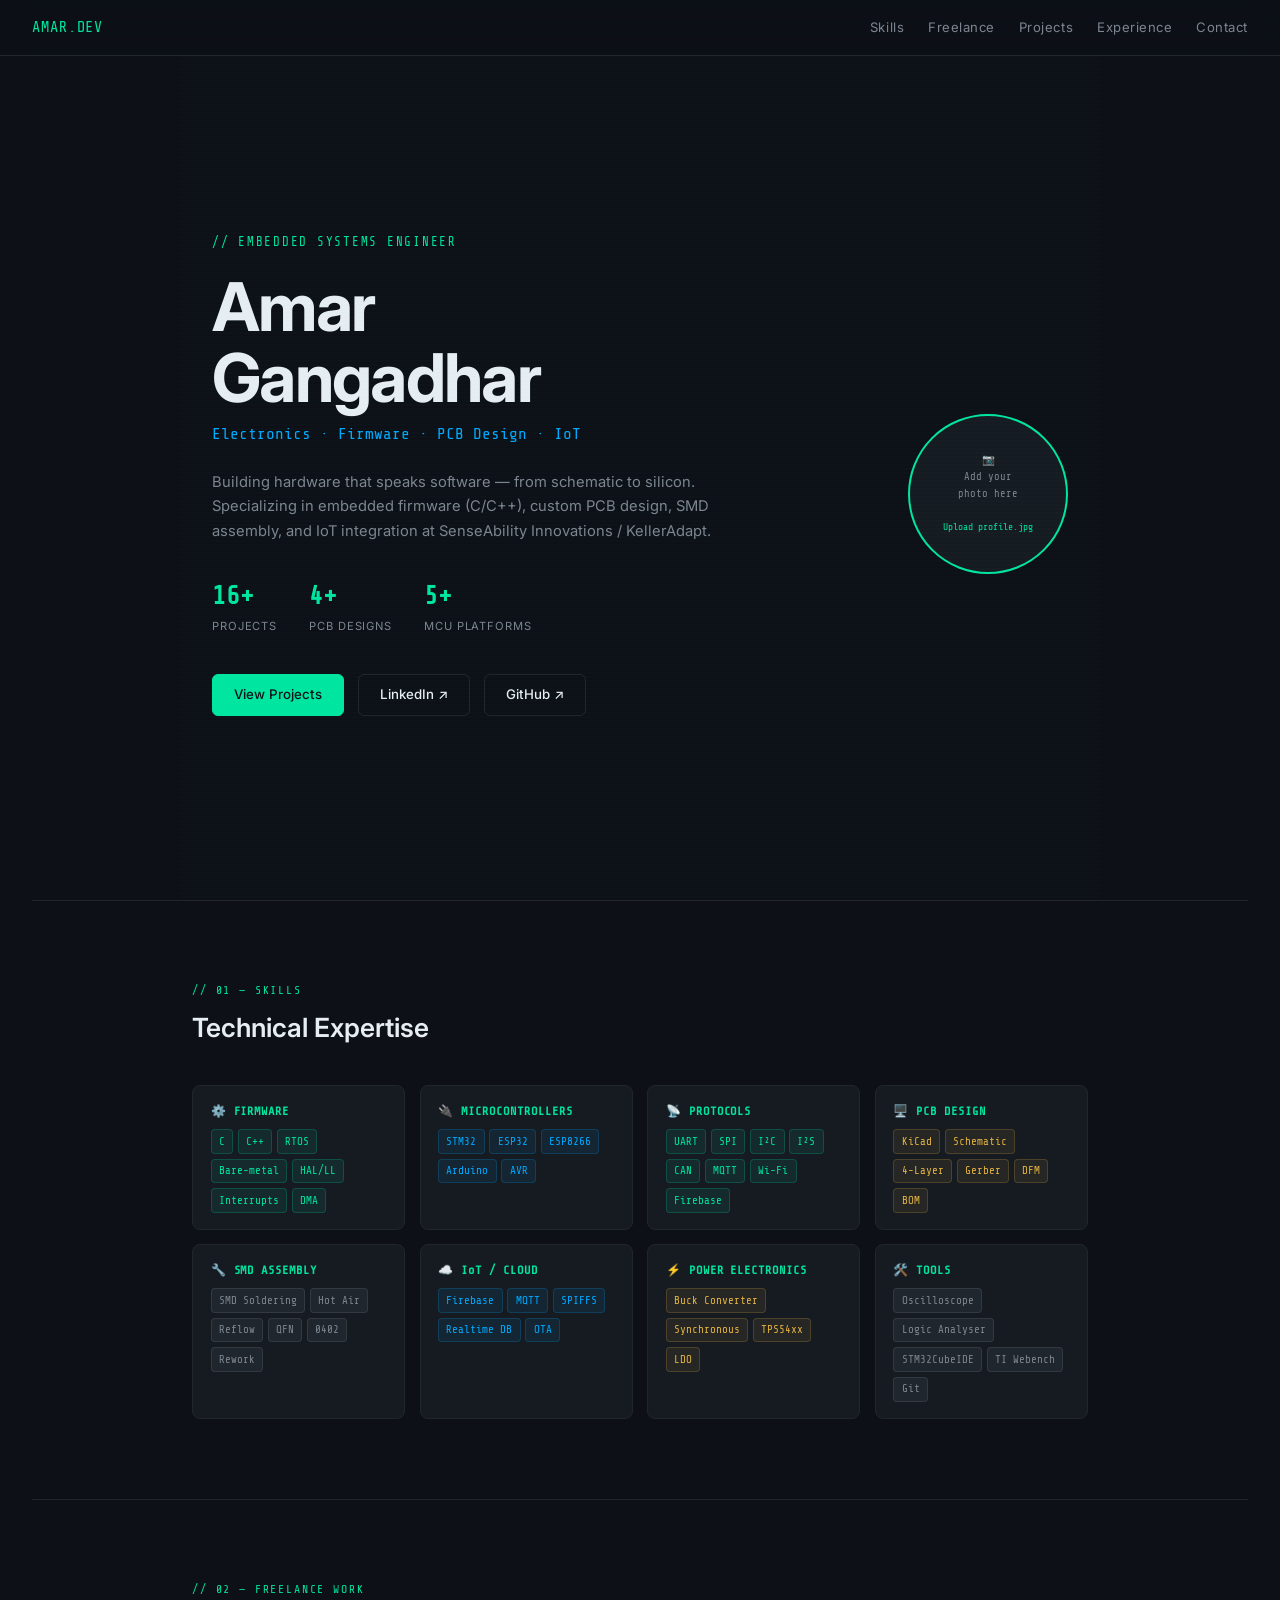
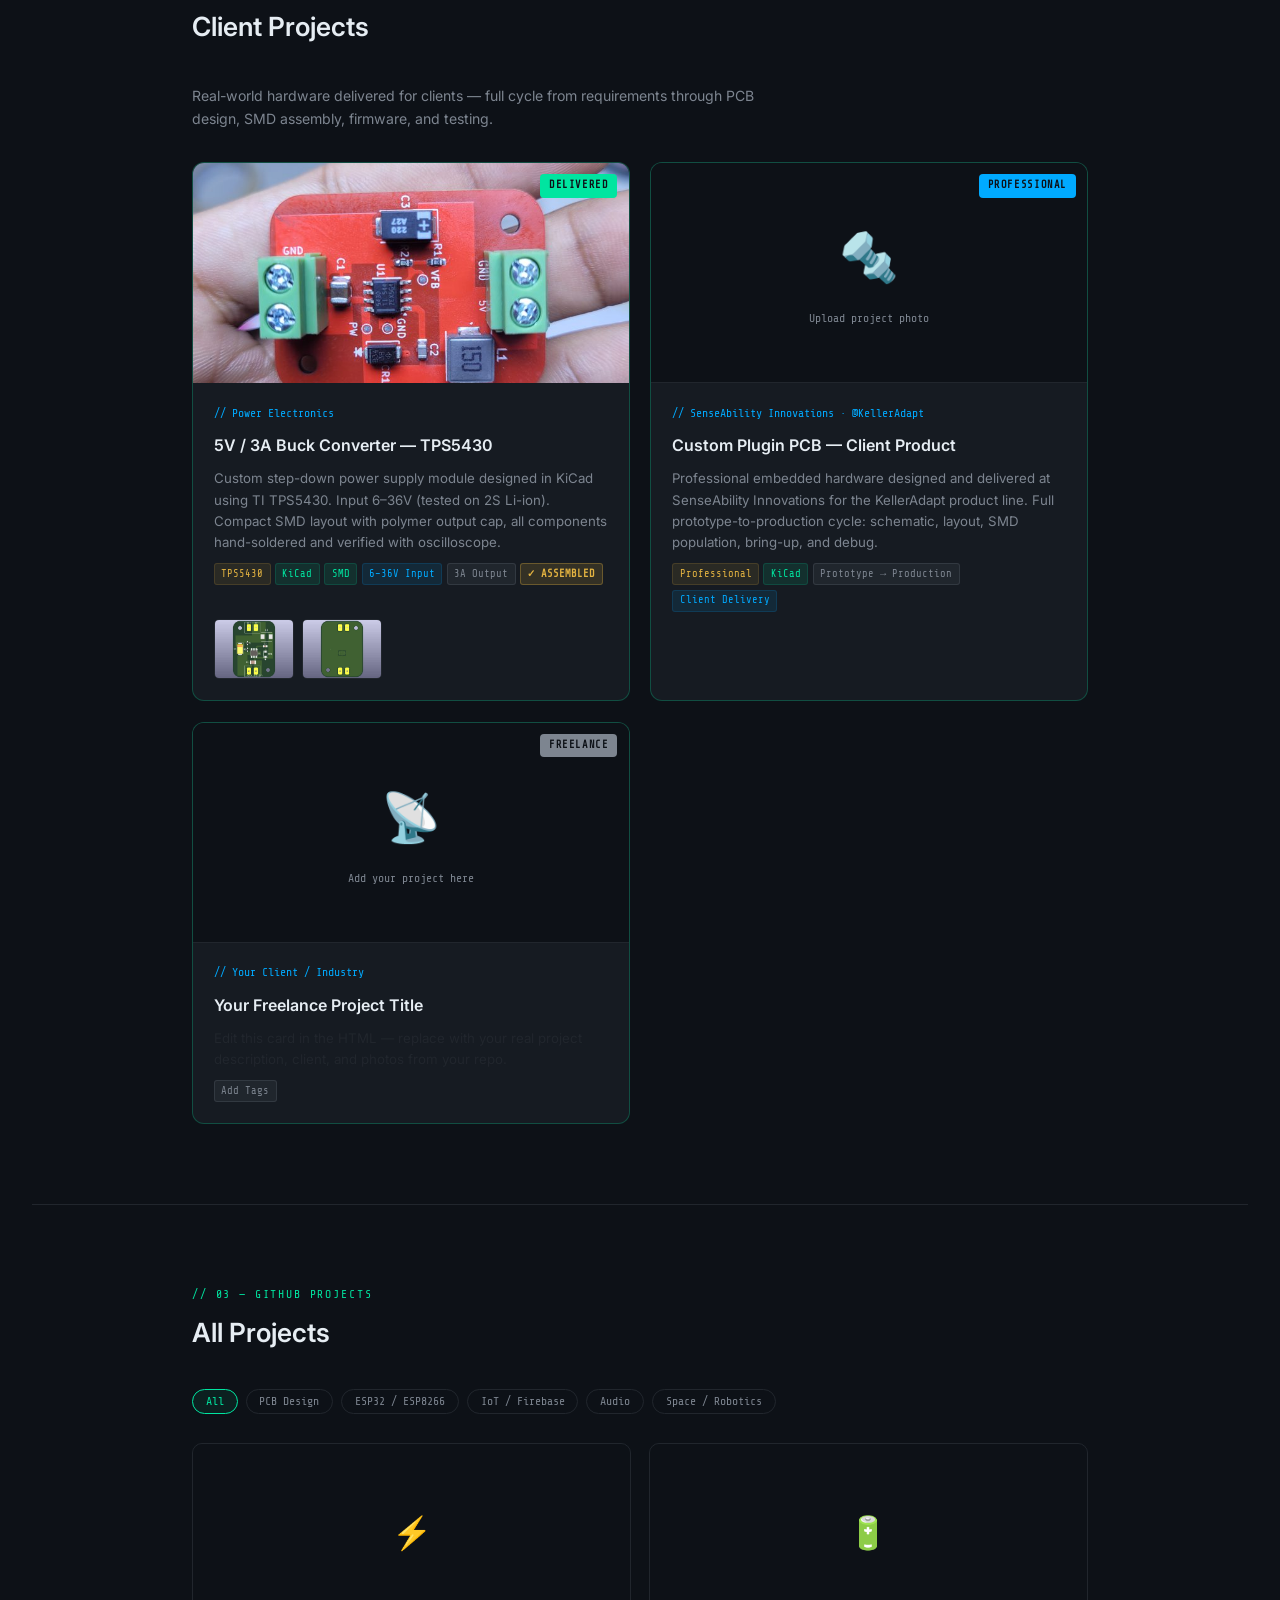
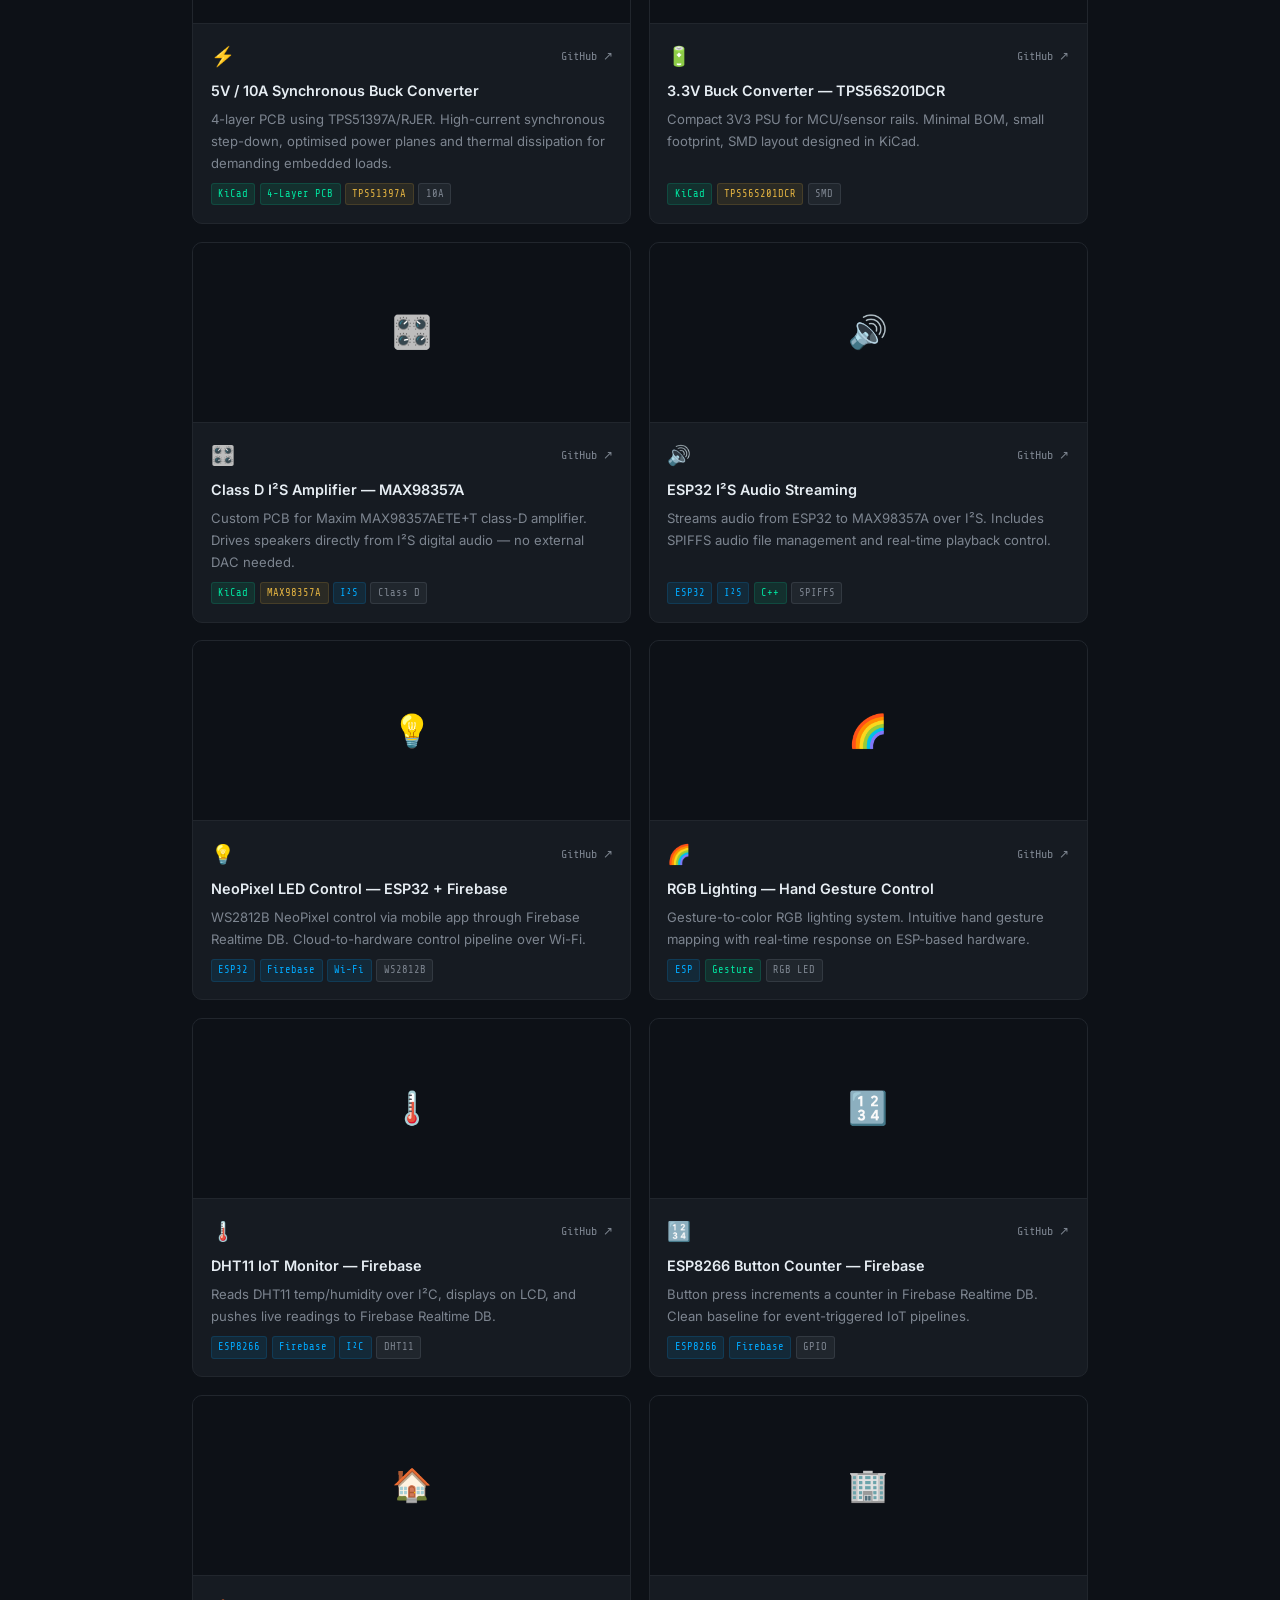
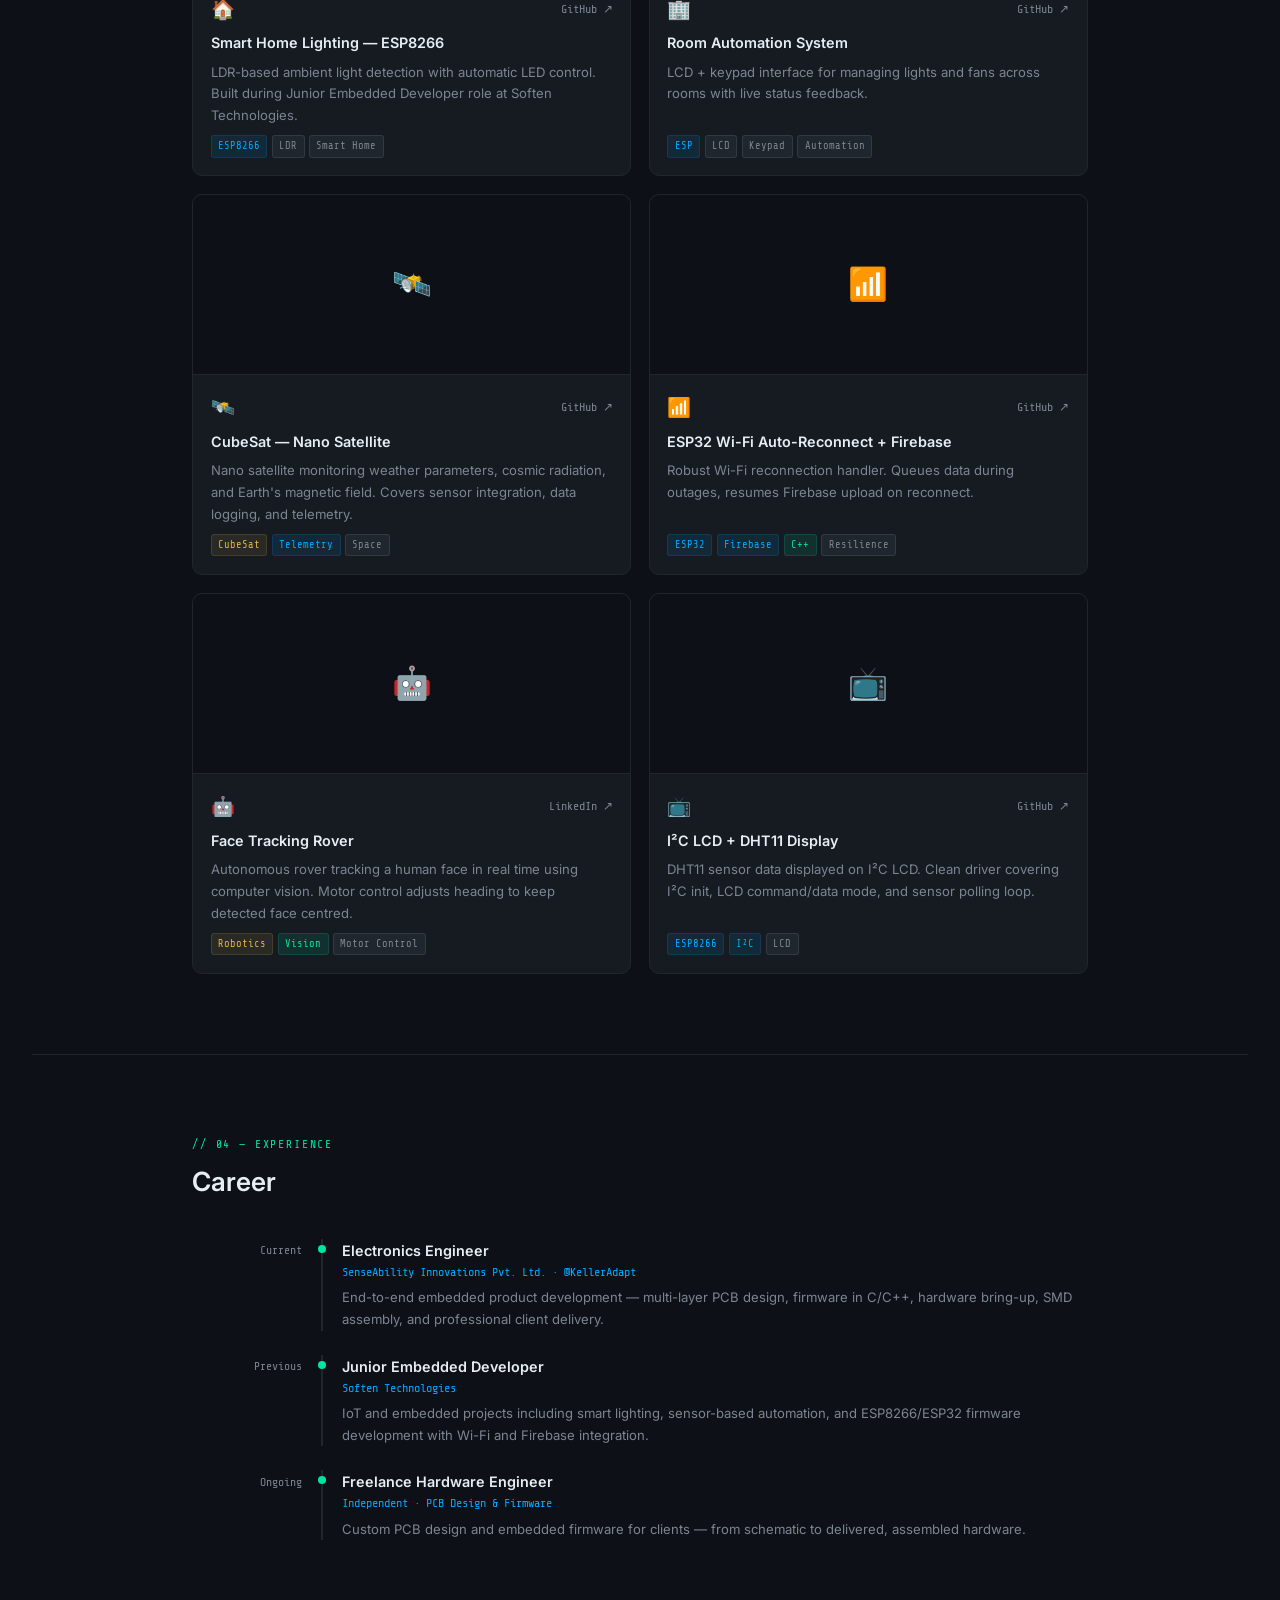
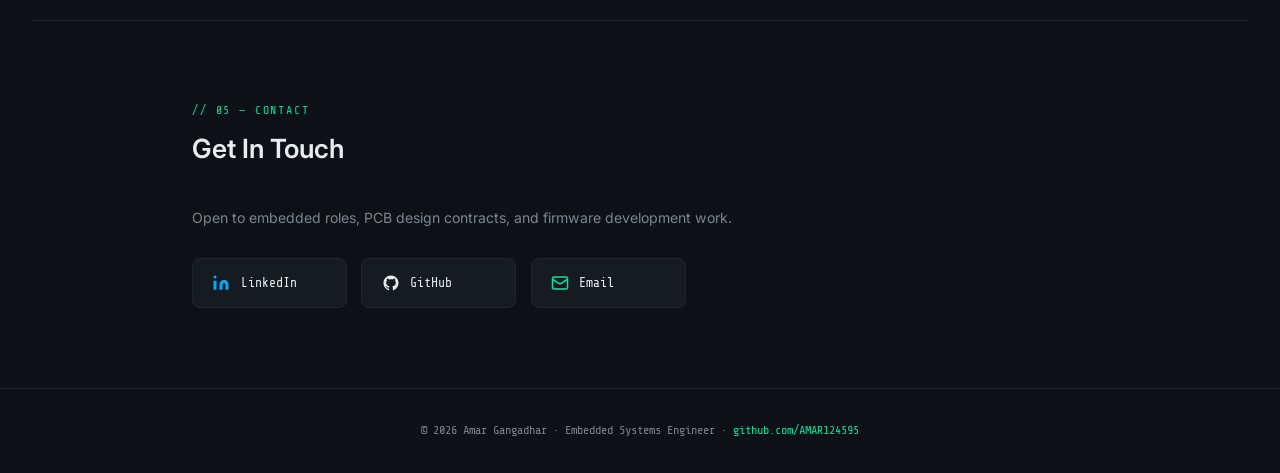
<file: test.html>
<!DOCTYPE html>
<html lang="en">
<head>
  <meta charset="UTF-8"/>
  <meta name="viewport" content="width=device-width, initial-scale=1.0"/>
  <title>Amar Gangadhar | Embedded Systems Engineer</title>
  <link href="https://fonts.googleapis.com/css2?family=Share+Tech+Mono&family=Inter:wght@300;400;500;600;700&display=swap" rel="stylesheet"/>
  <style>
    *,*::before,*::after{box-sizing:border-box;margin:0;padding:0}
    :root{
      --bg:#0d1117;--surface:#161b22;--border:#21262d;
      --accent:#00e5a0;--blue:#0af;--yellow:#e3b341;
      --text:#e6edf3;--muted:#7d8590;
      --mono:"Share Tech Mono",monospace;--sans:"Inter",sans-serif;
    }
    html{scroll-behavior:smooth}
    body{background:var(--bg);color:var(--text);font-family:var(--sans);font-size:15px;line-height:1.65}

    /* NAV */
    nav{position:fixed;top:0;left:0;right:0;z-index:100;display:flex;align-items:center;justify-content:space-between;padding:0 2rem;height:56px;background:rgba(13,17,23,0.92);backdrop-filter:blur(14px);border-bottom:1px solid var(--border)}
    .nav-logo{font-family:var(--mono);color:var(--accent);font-size:.95rem;letter-spacing:.06em}
    .nav-links{display:flex;gap:1.5rem}
    .nav-links a{color:var(--muted);text-decoration:none;font-size:.82rem;letter-spacing:.04em;transition:color .2s}
    .nav-links a:hover{color:var(--accent)}

    /* HERO */
    #hero{min-height:100vh;display:flex;flex-direction:column;justify-content:center;padding:7rem 2rem 4rem;max-width:920px;margin:0 auto;position:relative}
    #hero::before{content:"";position:absolute;inset:0;background:repeating-linear-gradient(0deg,transparent,transparent 2px,rgba(0,229,160,.01) 2px,rgba(0,229,160,.01) 4px);pointer-events:none}
    .hero-tag{font-family:var(--mono);color:var(--accent);font-size:.78rem;letter-spacing:.14em;margin-bottom:1.2rem}
    .hero-layout{display:grid;grid-template-columns:1fr auto;gap:3rem;align-items:center}
    .hero-photo-wrap{width:160px;height:160px;border-radius:50%;border:2px solid var(--accent);overflow:hidden;flex-shrink:0;background:var(--surface);display:flex;align-items:center;justify-content:center}
    .hero-photo-placeholder{font-family:var(--mono);color:var(--muted);font-size:.65rem;text-align:center;padding:1rem;line-height:1.6}
    h1{font-size:clamp(2.4rem,7vw,4.2rem);font-weight:700;line-height:1.05;letter-spacing:-.025em;margin-bottom:.5rem}
    .hero-role{font-family:var(--mono);color:var(--blue);font-size:1rem;margin-bottom:1.4rem}
    .hero-desc{color:var(--muted);max-width:540px;font-size:.92rem;margin-bottom:2rem}
    .hero-stats{display:flex;gap:2rem;margin-bottom:2.4rem}
    .stat-num{font-family:var(--mono);font-size:1.6rem;color:var(--accent);font-weight:700}
    .stat-lbl{font-size:.7rem;color:var(--muted);letter-spacing:.08em}
    .hero-btns{display:flex;gap:.9rem;flex-wrap:wrap}
    .btn{display:inline-flex;align-items:center;gap:.45rem;padding:.55rem 1.3rem;border-radius:6px;font-size:.83rem;font-weight:500;cursor:pointer;text-decoration:none;transition:all .18s}
    .btn-primary{background:var(--accent);color:#0d1117;border:1px solid var(--accent)}
    .btn-primary:hover{background:#00c98d}
    .btn-ghost{background:transparent;color:var(--text);border:1px solid var(--border)}
    .btn-ghost:hover{border-color:var(--accent);color:var(--accent)}

    hr.divider{border:none;border-top:1px solid var(--border);margin:0 2rem}
    section{padding:5rem 2rem;max-width:960px;margin:0 auto}
    .section-label{font-family:var(--mono);color:var(--accent);font-size:.72rem;letter-spacing:.16em;margin-bottom:.4rem}
    h2{font-size:1.65rem;font-weight:600;margin-bottom:2.2rem}

    /* SKILLS */
    .skills-grid{display:grid;grid-template-columns:repeat(auto-fill,minmax(195px,1fr));gap:.9rem}
    .skill-card{background:var(--surface);border:1px solid var(--border);border-radius:8px;padding:1rem 1.1rem;transition:border-color .2s}
    .skill-card:hover{border-color:var(--accent)}
    .skill-card h3{font-size:.75rem;font-family:var(--mono);color:var(--accent);margin-bottom:.45rem;letter-spacing:.08em}
    .skill-tags{display:flex;flex-wrap:wrap;gap:.3rem}
    .tag{font-size:.68rem;padding:.15rem .45rem;border-radius:4px;font-family:var(--mono);border:1px solid}
    .tag-g{background:rgba(0,229,160,.08);color:var(--accent);border-color:rgba(0,229,160,.2)}
    .tag-b{background:rgba(0,170,255,.08);color:var(--blue);border-color:rgba(0,170,255,.2)}
    .tag-gr{background:rgba(125,133,144,.1);color:var(--muted);border-color:rgba(125,133,144,.2)}
    .tag-y{background:rgba(227,179,65,.08);color:var(--yellow);border-color:rgba(227,179,65,.2)}

    /* FILTER */
    .filter-bar{display:flex;flex-wrap:wrap;gap:.5rem;margin-bottom:1.8rem}
    .filter-btn{font-family:var(--mono);font-size:.72rem;padding:.3rem .8rem;border-radius:20px;border:1px solid var(--border);background:transparent;color:var(--muted);cursor:pointer;transition:all .18s}
    .filter-btn:hover,.filter-btn.active{border-color:var(--accent);color:var(--accent);background:rgba(0,229,160,.07)}

    /* PROJECT CARDS */
    .projects-grid{display:grid;grid-template-columns:repeat(auto-fill,minmax(290px,1fr));gap:1.1rem}
    .project-card{background:var(--surface);border:1px solid var(--border);border-radius:10px;overflow:hidden;display:flex;flex-direction:column;transition:border-color .2s,transform .2s}
    .project-card:hover{border-color:var(--accent);transform:translateY(-3px)}
    .project-card.hidden{display:none}
    .project-img{width:100%;height:180px;object-fit:cover;display:block;border-bottom:1px solid var(--border)}
    .project-img-placeholder{width:100%;height:180px;background:var(--bg);display:flex;align-items:center;justify-content:center;font-size:2rem;border-bottom:1px solid var(--border)}
    .project-body{padding:1.1rem;display:flex;flex-direction:column;gap:.55rem;flex:1}
    .project-header{display:flex;align-items:center;justify-content:space-between}
    .project-icon{font-size:1.2rem}
    .project-link{color:var(--muted);text-decoration:none;font-size:.74rem;font-family:var(--mono);transition:color .2s}
    .project-link:hover{color:var(--accent)}
    .project-card h3{font-size:.9rem;font-weight:600;color:var(--text);line-height:1.3}
    .project-desc{font-size:.82rem;color:var(--muted);flex:1}
    .project-tags{display:flex;flex-wrap:wrap;gap:.28rem}
    .pb{font-size:.65rem;font-family:var(--mono);padding:.1rem .4rem;border-radius:3px;background:rgba(0,229,160,.1);color:var(--accent);border:1px solid rgba(0,229,160,.15)}
    .pb.blue{background:rgba(0,170,255,.1);color:var(--blue);border-color:rgba(0,170,255,.15)}
    .pb.yellow{background:rgba(227,179,65,.1);color:var(--yellow);border-color:rgba(227,179,65,.15)}
    .pb.gray{background:rgba(125,133,144,.1);color:var(--muted);border-color:rgba(125,133,144,.2)}
    .pb.pro{background:rgba(227,179,65,.15);color:var(--yellow);border-color:rgba(227,179,65,.3);font-weight:700}

    /* FREELANCE */
    .freelance-grid{display:grid;grid-template-columns:repeat(auto-fill,minmax(320px,1fr));gap:1.3rem}
    .freelance-card{background:var(--surface);border:1px solid rgba(0,229,160,.25);border-radius:12px;overflow:hidden;transition:border-color .2s,transform .2s}
    .freelance-card:hover{border-color:var(--accent);transform:translateY(-3px)}
    .fl-img-wrap{position:relative}
    .fl-img{width:100%;height:220px;object-fit:cover;display:block}
    .fl-badge{position:absolute;top:.7rem;right:.7rem;background:var(--accent);color:#0d1117;font-family:var(--mono);font-size:.65rem;font-weight:700;padding:.2rem .55rem;border-radius:4px;letter-spacing:.06em}
    .fl-body{padding:1.3rem;display:flex;flex-direction:column;gap:.6rem}
    .fl-body h3{font-size:1rem;font-weight:600;color:var(--text)}
    .fl-meta{display:flex;gap:.5rem;align-items:center;flex-wrap:wrap}
    .fl-client{font-family:var(--mono);font-size:.72rem;color:var(--blue)}
    .fl-body p{font-size:.83rem;color:var(--muted);line-height:1.6}
    .fl-images{display:flex;gap:.5rem;padding:.8rem 1.3rem 1.3rem}
    .fl-thumb{width:80px;height:60px;object-fit:cover;border-radius:5px;border:1px solid var(--border);cursor:pointer;transition:border-color .2s}
    .fl-thumb:hover{border-color:var(--accent)}
    .fl-schematic{background:var(--bg);border:1px solid var(--border);border-radius:6px;padding:.4rem;width:100%;overflow:hidden;max-height:160px;display:flex;align-items:center;justify-content:center;font-size:.72rem;color:var(--muted);font-family:var(--mono);margin-top:.5rem}

    /* TIMELINE */
    .timeline{display:flex;flex-direction:column;gap:1.5rem}
    .tl-item{display:grid;grid-template-columns:110px 1fr;gap:1.2rem}
    .tl-date{font-family:var(--mono);font-size:.72rem;color:var(--muted);text-align:right;padding-top:.15rem}
    .tl-body{border-left:2px solid var(--border);padding-left:1.2rem;position:relative}
    .tl-body::before{content:"";position:absolute;left:-5px;top:6px;width:8px;height:8px;background:var(--accent);border-radius:50%}
    .tl-body h3{font-size:.9rem;font-weight:600}
    .tl-company{font-family:var(--mono);font-size:.75rem;color:var(--blue);margin-bottom:.3rem}
    .tl-body p{font-size:.82rem;color:var(--muted)}

    /* CONTACT */
    .contact-grid{display:flex;flex-wrap:wrap;gap:.9rem}
    .contact-card{display:flex;align-items:center;gap:.65rem;background:var(--surface);border:1px solid var(--border);border-radius:8px;padding:.85rem 1.2rem;text-decoration:none;color:var(--text);font-size:.88rem;transition:border-color .2s;min-width:155px}
    .contact-card:hover{border-color:var(--accent);color:var(--accent)}
    .contact-card span{font-family:var(--mono);font-size:.82rem}

    footer{border-top:1px solid var(--border);text-align:center;padding:2rem;font-family:var(--mono);font-size:.75rem;color:var(--muted)}

    @media(max-width:700px){
      .hero-layout{grid-template-columns:1fr}
      .hero-photo-wrap{width:120px;height:120px;order:-1}
      .tl-item{grid-template-columns:1fr}
      .tl-date{text-align:left}
      nav{padding:0 1rem}
      .nav-links{gap:.9rem}
    }
  </style>
</head>
<body>

<nav>
  <span class="nav-logo">AMAR.DEV</span>
  <div class="nav-links">
    <a href="#skills">Skills</a>
    <a href="#freelance">Freelance</a>
    <a href="#projects">Projects</a>
    <a href="#experience">Experience</a>
    <a href="#contact">Contact</a>
  </div>
</nav>

<!-- HERO -->
<section id="hero">
  <div class="hero-tag">// EMBEDDED SYSTEMS ENGINEER</div>
  <div class="hero-layout">
    <div>
      <h1>Amar<br>Gangadhar</h1>
      <div class="hero-role">Electronics · Firmware · PCB Design · IoT</div>
      <p class="hero-desc">Building hardware that speaks software — from schematic to silicon. Specializing in embedded firmware (C/C++), custom PCB design, SMD assembly, and IoT integration at SenseAbility Innovations / KellerAdapt.</p>
      <div class="hero-stats">
        <div class="stat"><div class="stat-num">16+</div><div class="stat-lbl">PROJECTS</div></div>
        <div class="stat"><div class="stat-num">4+</div><div class="stat-lbl">PCB DESIGNS</div></div>
        <div class="stat"><div class="stat-num">5+</div><div class="stat-lbl">MCU PLATFORMS</div></div>
      </div>
      <div class="hero-btns">
        <a href="#projects" class="btn btn-primary">View Projects</a>
        <a href="https://www.linkedin.com/in/amar-gangadhar-6b25a5267" target="_blank" class="btn btn-ghost">LinkedIn ↗</a>
        <a href="https://github.com/AMAR124595" target="_blank" class="btn btn-ghost">GitHub ↗</a>
      </div>
    </div>
    <div class="hero-photo-wrap">
      <div class="hero-photo-placeholder">📷<br>Add your<br>photo here<br><br><span style="color:var(--accent);font-size:.6rem">Upload profile.jpg</span></div>
    </div>
  </div>
</section>

<hr class="divider"/>

<!-- SKILLS -->
<section id="skills">
  <div class="section-label">// 01 — SKILLS</div>
  <h2>Technical Expertise</h2>
  <div class="skills-grid">
    <div class="skill-card"><h3>⚙️ FIRMWARE</h3><div class="skill-tags"><span class="tag tag-g">C</span><span class="tag tag-g">C++</span><span class="tag tag-g">RTOS</span><span class="tag tag-g">Bare-metal</span><span class="tag tag-g">HAL/LL</span><span class="tag tag-g">Interrupts</span><span class="tag tag-g">DMA</span></div></div>
    <div class="skill-card"><h3>🔌 MICROCONTROLLERS</h3><div class="skill-tags"><span class="tag tag-b">STM32</span><span class="tag tag-b">ESP32</span><span class="tag tag-b">ESP8266</span><span class="tag tag-b">Arduino</span><span class="tag tag-b">AVR</span></div></div>
    <div class="skill-card"><h3>📡 PROTOCOLS</h3><div class="skill-tags"><span class="tag tag-g">UART</span><span class="tag tag-g">SPI</span><span class="tag tag-g">I²C</span><span class="tag tag-g">I²S</span><span class="tag tag-g">CAN</span><span class="tag tag-g">MQTT</span><span class="tag tag-g">Wi-Fi</span><span class="tag tag-g">Firebase</span></div></div>
    <div class="skill-card"><h3>🖥️ PCB DESIGN</h3><div class="skill-tags"><span class="tag tag-y">KiCad</span><span class="tag tag-y">Schematic</span><span class="tag tag-y">4-Layer</span><span class="tag tag-y">Gerber</span><span class="tag tag-y">DFM</span><span class="tag tag-y">BOM</span></div></div>
    <div class="skill-card"><h3>🔧 SMD ASSEMBLY</h3><div class="skill-tags"><span class="tag tag-gr">SMD Soldering</span><span class="tag tag-gr">Hot Air</span><span class="tag tag-gr">Reflow</span><span class="tag tag-gr">QFN</span><span class="tag tag-gr">0402</span><span class="tag tag-gr">Rework</span></div></div>
    <div class="skill-card"><h3>☁️ IoT / CLOUD</h3><div class="skill-tags"><span class="tag tag-b">Firebase</span><span class="tag tag-b">MQTT</span><span class="tag tag-b">SPIFFS</span><span class="tag tag-b">Realtime DB</span><span class="tag tag-b">OTA</span></div></div>
    <div class="skill-card"><h3>⚡ POWER ELECTRONICS</h3><div class="skill-tags"><span class="tag tag-y">Buck Converter</span><span class="tag tag-y">Synchronous</span><span class="tag tag-y">TPS54xx</span><span class="tag tag-y">LDO</span></div></div>
    <div class="skill-card"><h3>🛠️ TOOLS</h3><div class="skill-tags"><span class="tag tag-gr">Oscilloscope</span><span class="tag tag-gr">Logic Analyser</span><span class="tag tag-gr">STM32CubeIDE</span><span class="tag tag-gr">TI Webench</span><span class="tag tag-gr">Git</span></div></div>
  </div>
</section>

<hr class="divider"/>

<!-- FREELANCE -->
<section id="freelance">
  <div class="section-label">// 02 — FREELANCE WORK</div>
  <h2>Client Projects</h2>
  <p style="color:var(--muted);font-size:.88rem;margin-bottom:2rem;max-width:580px">Real-world hardware delivered for clients — full cycle from requirements through PCB design, SMD assembly, firmware, and testing.</p>

  <div class="freelance-grid">

    <!-- Freelance #1 — Buck Converter 5V (real photos available) -->
    <div class="freelance-card">
      <div class="fl-img-wrap">
        <img class="fl-img" src="[data-uri]" alt="5V Buck Converter assembled PCB"/>
        <span class="fl-badge">DELIVERED</span>
      </div>
      <div class="fl-body">
        <div class="fl-meta">
          <span class="fl-client">// Power Electronics</span>
        </div>
        <h3>5V / 3A Buck Converter — TPS5430</h3>
        <p>Custom step-down power supply module designed in KiCad using TI TPS5430. Input 6–36V (tested on 2S Li-ion). Compact SMD layout with polymer output cap, all components hand-soldered and verified with oscilloscope.</p>
        <div class="project-tags">
          <span class="pb yellow">TPS5430</span>
          <span class="pb">KiCad</span>
          <span class="pb">SMD</span>
          <span class="pb blue">6–36V Input</span>
          <span class="pb gray">3A Output</span>
          <span class="pb pro">✓ ASSEMBLED</span>
        </div>
      </div>
      <div class="fl-images">
        <img class="fl-thumb" src="[data-uri]" alt="PCB 3D front view"/>
        <img class="fl-thumb" src="[data-uri]" alt="PCB 3D bottom view"/>
      </div>
    </div>

    <!-- Freelance #2 — Placeholder for next project -->
    <div class="freelance-card">
      <div class="fl-img-wrap">
        <div style="width:100%;height:220px;background:var(--bg);display:flex;align-items:center;justify-content:center;flex-direction:column;gap:.8rem;border-bottom:1px solid var(--border)">
          <span style="font-size:3rem">🔩</span>
          <span style="font-family:var(--mono);font-size:.72rem;color:var(--muted)">Upload project photo</span>
        </div>
        <span class="fl-badge" style="background:var(--blue);color:#0d1117">PROFESSIONAL</span>
      </div>
      <div class="fl-body">
        <div class="fl-meta">
          <span class="fl-client">// SenseAbility Innovations · @KellerAdapt</span>
        </div>
        <h3>Custom Plugin PCB — Client Product</h3>
        <p>Professional embedded hardware designed and delivered at SenseAbility Innovations for the KellerAdapt product line. Full prototype-to-production cycle: schematic, layout, SMD population, bring-up, and debug.</p>
        <div class="project-tags">
          <span class="pb yellow">Professional</span>
          <span class="pb">KiCad</span>
          <span class="pb gray">Prototype → Production</span>
          <span class="pb blue">Client Delivery</span>
        </div>
      </div>
    </div>

    <!-- Freelance #3 placeholder -->
    <div class="freelance-card">
      <div class="fl-img-wrap">
        <div style="width:100%;height:220px;background:var(--bg);display:flex;align-items:center;justify-content:center;flex-direction:column;gap:.8rem;border-bottom:1px solid var(--border)">
          <span style="font-size:3rem">📡</span>
          <span style="font-family:var(--mono);font-size:.72rem;color:var(--muted)">Add your project here</span>
        </div>
        <span class="fl-badge" style="background:var(--muted);color:#0d1117">FREELANCE</span>
      </div>
      <div class="fl-body">
        <div class="fl-meta">
          <span class="fl-client">// Your Client / Industry</span>
        </div>
        <h3>Your Freelance Project Title</h3>
        <p style="color:var(--border)">Edit this card in the HTML — replace with your real project description, client, and photos from your repo.</p>
        <div class="project-tags">
          <span class="pb gray">Add Tags</span>
        </div>
      </div>
    </div>

  </div>
</section>

<hr class="divider"/>

<!-- GITHUB PROJECTS -->
<section id="projects">
  <div class="section-label">// 03 — GITHUB PROJECTS</div>
  <h2>All Projects</h2>

  <div class="filter-bar">
    <button class="filter-btn active" onclick="filterProjects('all',this)">All</button>
    <button class="filter-btn" onclick="filterProjects('pcb',this)">PCB Design</button>
    <button class="filter-btn" onclick="filterProjects('esp',this)">ESP32 / ESP8266</button>
    <button class="filter-btn" onclick="filterProjects('iot',this)">IoT / Firebase</button>
    <button class="filter-btn" onclick="filterProjects('audio',this)">Audio</button>
    <button class="filter-btn" onclick="filterProjects('space',this)">Space / Robotics</button>
  </div>

  <div class="projects-grid" id="projectsGrid">

    <div class="project-card" data-cat="pcb">
      <div class="project-img-placeholder">⚡</div>
      <div class="project-body">
        <div class="project-header"><span class="project-icon">⚡</span><a href="https://github.com/AMAR124595/5V_10A-Buck-converter" target="_blank" class="project-link">GitHub ↗</a></div>
        <h3>5V / 10A Synchronous Buck Converter</h3>
        <p class="project-desc">4-layer PCB using TPS51397A/RJER. High-current synchronous step-down, optimised power planes and thermal dissipation for demanding embedded loads.</p>
        <div class="project-tags"><span class="pb">KiCad</span><span class="pb">4-Layer PCB</span><span class="pb yellow">TPS51397A</span><span class="pb gray">10A</span></div>
      </div>
    </div>

    <div class="project-card" data-cat="pcb">
      <div class="project-img-placeholder">🔋</div>
      <div class="project-body">
        <div class="project-header"><span class="project-icon">🔋</span><a href="https://github.com/AMAR124595/3V3-Buck_converter" target="_blank" class="project-link">GitHub ↗</a></div>
        <h3>3.3V Buck Converter — TPS56S201DCR</h3>
        <p class="project-desc">Compact 3V3 PSU for MCU/sensor rails. Minimal BOM, small footprint, SMD layout designed in KiCad.</p>
        <div class="project-tags"><span class="pb">KiCad</span><span class="pb yellow">TPS56S201DCR</span><span class="pb gray">SMD</span></div>
      </div>
    </div>

    <div class="project-card" data-cat="pcb audio">
      <div class="project-img-placeholder">🎛️</div>
      <div class="project-body">
        <div class="project-header"><span class="project-icon">🎛️</span><a href="https://github.com/AMAR124595/MAX98357A-I2S-Amp" target="_blank" class="project-link">GitHub ↗</a></div>
        <h3>Class D I²S Amplifier — MAX98357A</h3>
        <p class="project-desc">Custom PCB for Maxim MAX98357AETE+T class-D amplifier. Drives speakers directly from I²S digital audio — no external DAC needed.</p>
        <div class="project-tags"><span class="pb">KiCad</span><span class="pb yellow">MAX98357A</span><span class="pb blue">I²S</span><span class="pb gray">Class D</span></div>
      </div>
    </div>

    <div class="project-card" data-cat="esp audio">
      <div class="project-img-placeholder">🔊</div>
      <div class="project-body">
        <div class="project-header"><span class="project-icon">🔊</span><a href="https://github.com/AMAR124595/ESP32_I2S-Audio" target="_blank" class="project-link">GitHub ↗</a></div>
        <h3>ESP32 I²S Audio Streaming</h3>
        <p class="project-desc">Streams audio from ESP32 to MAX98357A over I²S. Includes SPIFFS audio file management and real-time playback control.</p>
        <div class="project-tags"><span class="pb blue">ESP32</span><span class="pb blue">I²S</span><span class="pb">C++</span><span class="pb gray">SPIFFS</span></div>
      </div>
    </div>

    <div class="project-card" data-cat="esp iot">
      <div class="project-img-placeholder">💡</div>
      <div class="project-body">
        <div class="project-header"><span class="project-icon">💡</span><a href="https://github.com/AMAR124595/NeoPixel-LED-Control-with-ESP32-and-Firebase" target="_blank" class="project-link">GitHub ↗</a></div>
        <h3>NeoPixel LED Control — ESP32 + Firebase</h3>
        <p class="project-desc">WS2812B NeoPixel control via mobile app through Firebase Realtime DB. Cloud-to-hardware control pipeline over Wi-Fi.</p>
        <div class="project-tags"><span class="pb blue">ESP32</span><span class="pb blue">Firebase</span><span class="pb blue">Wi-Fi</span><span class="pb gray">WS2812B</span></div>
      </div>
    </div>

    <div class="project-card" data-cat="esp iot">
      <div class="project-img-placeholder">🌈</div>
      <div class="project-body">
        <div class="project-header"><span class="project-icon">🌈</span><a href="https://github.com/AMAR124595/Smart-RGB-Lighting-Control-with-Hand-Gesture-Recognition" target="_blank" class="project-link">GitHub ↗</a></div>
        <h3>RGB Lighting — Hand Gesture Control</h3>
        <p class="project-desc">Gesture-to-color RGB lighting system. Intuitive hand gesture mapping with real-time response on ESP-based hardware.</p>
        <div class="project-tags"><span class="pb blue">ESP</span><span class="pb">Gesture</span><span class="pb gray">RGB LED</span></div>
      </div>
    </div>

    <div class="project-card" data-cat="esp iot">
      <div class="project-img-placeholder">🌡️</div>
      <div class="project-body">
        <div class="project-header"><span class="project-icon">🌡️</span><a href="https://github.com/AMAR124595/DHT-11-WITH-FIREBASE" target="_blank" class="project-link">GitHub ↗</a></div>
        <h3>DHT11 IoT Monitor — Firebase</h3>
        <p class="project-desc">Reads DHT11 temp/humidity over I²C, displays on LCD, and pushes live readings to Firebase Realtime DB.</p>
        <div class="project-tags"><span class="pb blue">ESP8266</span><span class="pb blue">Firebase</span><span class="pb blue">I²C</span><span class="pb gray">DHT11</span></div>
      </div>
    </div>

    <div class="project-card" data-cat="esp iot">
      <div class="project-img-placeholder">🔢</div>
      <div class="project-body">
        <div class="project-header"><span class="project-icon">🔢</span><a href="https://github.com/AMAR124595/Firebase-Count" target="_blank" class="project-link">GitHub ↗</a></div>
        <h3>ESP8266 Button Counter — Firebase</h3>
        <p class="project-desc">Button press increments a counter in Firebase Realtime DB. Clean baseline for event-triggered IoT pipelines.</p>
        <div class="project-tags"><span class="pb blue">ESP8266</span><span class="pb blue">Firebase</span><span class="pb gray">GPIO</span></div>
      </div>
    </div>

    <div class="project-card" data-cat="esp iot">
      <div class="project-img-placeholder">🏠</div>
      <div class="project-body">
        <div class="project-header"><span class="project-icon">🏠</span><a href="https://github.com/AMAR124595/Smart-Home-Lighting-Control-System-in-ESP8266" target="_blank" class="project-link">GitHub ↗</a></div>
        <h3>Smart Home Lighting — ESP8266</h3>
        <p class="project-desc">LDR-based ambient light detection with automatic LED control. Built during Junior Embedded Developer role at Soften Technologies.</p>
        <div class="project-tags"><span class="pb blue">ESP8266</span><span class="pb gray">LDR</span><span class="pb gray">Smart Home</span></div>
      </div>
    </div>

    <div class="project-card" data-cat="esp iot">
      <div class="project-img-placeholder">🏢</div>
      <div class="project-body">
        <div class="project-header"><span class="project-icon">🏢</span><a href="https://github.com/AMAR124595/PROJECT-ROOM-AUTOMATION" target="_blank" class="project-link">GitHub ↗</a></div>
        <h3>Room Automation System</h3>
        <p class="project-desc">LCD + keypad interface for managing lights and fans across rooms with live status feedback.</p>
        <div class="project-tags"><span class="pb blue">ESP</span><span class="pb gray">LCD</span><span class="pb gray">Keypad</span><span class="pb gray">Automation</span></div>
      </div>
    </div>

    <div class="project-card" data-cat="space">
      <div class="project-img-placeholder">🛰️</div>
      <div class="project-body">
        <div class="project-header"><span class="project-icon">🛰️</span><a href="https://github.com/AMAR124595/CUBSAT" target="_blank" class="project-link">GitHub ↗</a></div>
        <h3>CubeSat — Nano Satellite</h3>
        <p class="project-desc">Nano satellite monitoring weather parameters, cosmic radiation, and Earth's magnetic field. Covers sensor integration, data logging, and telemetry.</p>
        <div class="project-tags"><span class="pb yellow">CubeSat</span><span class="pb blue">Telemetry</span><span class="pb gray">Space</span></div>
      </div>
    </div>

    <div class="project-card" data-cat="esp iot">
      <div class="project-img-placeholder">📶</div>
      <div class="project-body">
        <div class="project-header"><span class="project-icon">📶</span><a href="https://github.com/AMAR124595/AMAR124595-WIFI_RECONNECTION_ON_ESP32_FIREBASE" target="_blank" class="project-link">GitHub ↗</a></div>
        <h3>ESP32 Wi-Fi Auto-Reconnect + Firebase</h3>
        <p class="project-desc">Robust Wi-Fi reconnection handler. Queues data during outages, resumes Firebase upload on reconnect.</p>
        <div class="project-tags"><span class="pb blue">ESP32</span><span class="pb blue">Firebase</span><span class="pb">C++</span><span class="pb gray">Resilience</span></div>
      </div>
    </div>

    <div class="project-card" data-cat="space">
      <div class="project-img-placeholder">🤖</div>
      <div class="project-body">
        <div class="project-header"><span class="project-icon">🤖</span><a href="https://www.linkedin.com/in/amar-gangadhar-6b25a5267" target="_blank" class="project-link">LinkedIn ↗</a></div>
        <h3>Face Tracking Rover</h3>
        <p class="project-desc">Autonomous rover tracking a human face in real time using computer vision. Motor control adjusts heading to keep detected face centred.</p>
        <div class="project-tags"><span class="pb yellow">Robotics</span><span class="pb">Vision</span><span class="pb gray">Motor Control</span></div>
      </div>
    </div>

    <div class="project-card" data-cat="esp">
      <div class="project-img-placeholder">📺</div>
      <div class="project-body">
        <div class="project-header"><span class="project-icon">📺</span><a href="https://github.com/AMAR124595/i2c-LCD-DHT-11" target="_blank" class="project-link">GitHub ↗</a></div>
        <h3>I²C LCD + DHT11 Display</h3>
        <p class="project-desc">DHT11 sensor data displayed on I²C LCD. Clean driver covering I²C init, LCD command/data mode, and sensor polling loop.</p>
        <div class="project-tags"><span class="pb blue">ESP8266</span><span class="pb blue">I²C</span><span class="pb gray">LCD</span></div>
      </div>
    </div>

  </div>
</section>

<hr class="divider"/>

<!-- EXPERIENCE -->
<section id="experience">
  <div class="section-label">// 04 — EXPERIENCE</div>
  <h2>Career</h2>
  <div class="timeline">
    <div class="tl-item">
      <div class="tl-date">Current</div>
      <div class="tl-body">
        <h3>Electronics Engineer</h3>
        <div class="tl-company">SenseAbility Innovations Pvt. Ltd. · @KellerAdapt</div>
        <p>End-to-end embedded product development — multi-layer PCB design, firmware in C/C++, hardware bring-up, SMD assembly, and professional client delivery.</p>
      </div>
    </div>
    <div class="tl-item">
      <div class="tl-date">Previous</div>
      <div class="tl-body">
        <h3>Junior Embedded Developer</h3>
        <div class="tl-company">Soften Technologies</div>
        <p>IoT and embedded projects including smart lighting, sensor-based automation, and ESP8266/ESP32 firmware development with Wi-Fi and Firebase integration.</p>
      </div>
    </div>
    <div class="tl-item">
      <div class="tl-date">Ongoing</div>
      <div class="tl-body">
        <h3>Freelance Hardware Engineer</h3>
        <div class="tl-company">Independent · PCB Design & Firmware</div>
        <p>Custom PCB design and embedded firmware for clients — from schematic to delivered, assembled hardware.</p>
      </div>
    </div>
  </div>
</section>

<hr class="divider"/>

<!-- CONTACT -->
<section id="contact">
  <div class="section-label">// 05 — CONTACT</div>
  <h2>Get In Touch</h2>
  <p style="color:var(--muted);margin-bottom:1.8rem;font-size:.88rem">Open to embedded roles, PCB design contracts, and firmware development work.</p>
  <div class="contact-grid">
    <a href="https://www.linkedin.com/in/amar-gangadhar-6b25a5267" target="_blank" class="contact-card">
      <svg width="18" height="18" viewBox="0 0 24 24" fill="#0af"><path d="M16 8a6 6 0 016 6v7h-4v-7a2 2 0 00-2-2 2 2 0 00-2 2v7h-4v-7a6 6 0 016-6zM2 9h4v12H2z"/><circle cx="4" cy="4" r="2" fill="#0af"/></svg>
      <span>LinkedIn</span>
    </a>
    <a href="https://github.com/AMAR124595" target="_blank" class="contact-card">
      <svg width="18" height="18" viewBox="0 0 24 24" fill="#e6edf3"><path d="M12 2C6.477 2 2 6.484 2 12.017c0 4.425 2.865 8.18 6.839 9.504.5.092.682-.217.682-.483 0-.237-.008-.868-.013-1.703-2.782.605-3.369-1.343-3.369-1.343-.454-1.158-1.11-1.466-1.11-1.466-.908-.62.069-.608.069-.608 1.003.07 1.531 1.032 1.531 1.032.892 1.53 2.341 1.088 2.91.832.092-.647.35-1.088.636-1.338-2.22-.253-4.555-1.113-4.555-4.951 0-1.093.39-1.988 1.029-2.688-.103-.253-.446-1.272.098-2.65 0 0 .84-.27 2.75 1.026A9.564 9.564 0 0112 6.844c.85.004 1.705.115 2.504.337 1.909-1.296 2.747-1.027 2.747-1.027.546 1.379.202 2.398.1 2.651.64.7 1.028 1.595 1.028 2.688 0 3.848-2.339 4.695-4.566 4.943.359.309.678.92.678 1.855 0 1.338-.012 2.419-.012 2.747 0 .268.18.58.688.482A10.019 10.019 0 0022 12.017C22 6.484 17.522 2 12 2z"/></svg>
      <span>GitHub</span>
    </a>
    <a href="mailto:your@email.com" class="contact-card">
      <svg width="18" height="18" viewBox="0 0 24 24" fill="none" stroke="#00e5a0" stroke-width="2"><rect x="2" y="4" width="20" height="16" rx="2"/><path d="m22 7-8.97 5.7a1.94 1.94 0 01-2.06 0L2 7"/></svg>
      <span>Email</span>
    </a>
  </div>
</section>

<footer><p>© 2026 Amar Gangadhar · Embedded Systems Engineer · <a href="https://github.com/AMAR124595" style="color:var(--accent);text-decoration:none">github.com/AMAR124595</a></p></footer>

<script>
function filterProjects(cat,btn){
  document.querySelectorAll(".filter-btn").forEach(b=>b.classList.remove("active"));
  btn.classList.add("active");
  document.querySelectorAll(".project-card").forEach(card=>{
    if(cat==="all") card.classList.remove("hidden");
    else card.classList.toggle("hidden",!(card.dataset.cat||"").includes(cat));
  });
}
</script>
</body>
</html>
</file>
